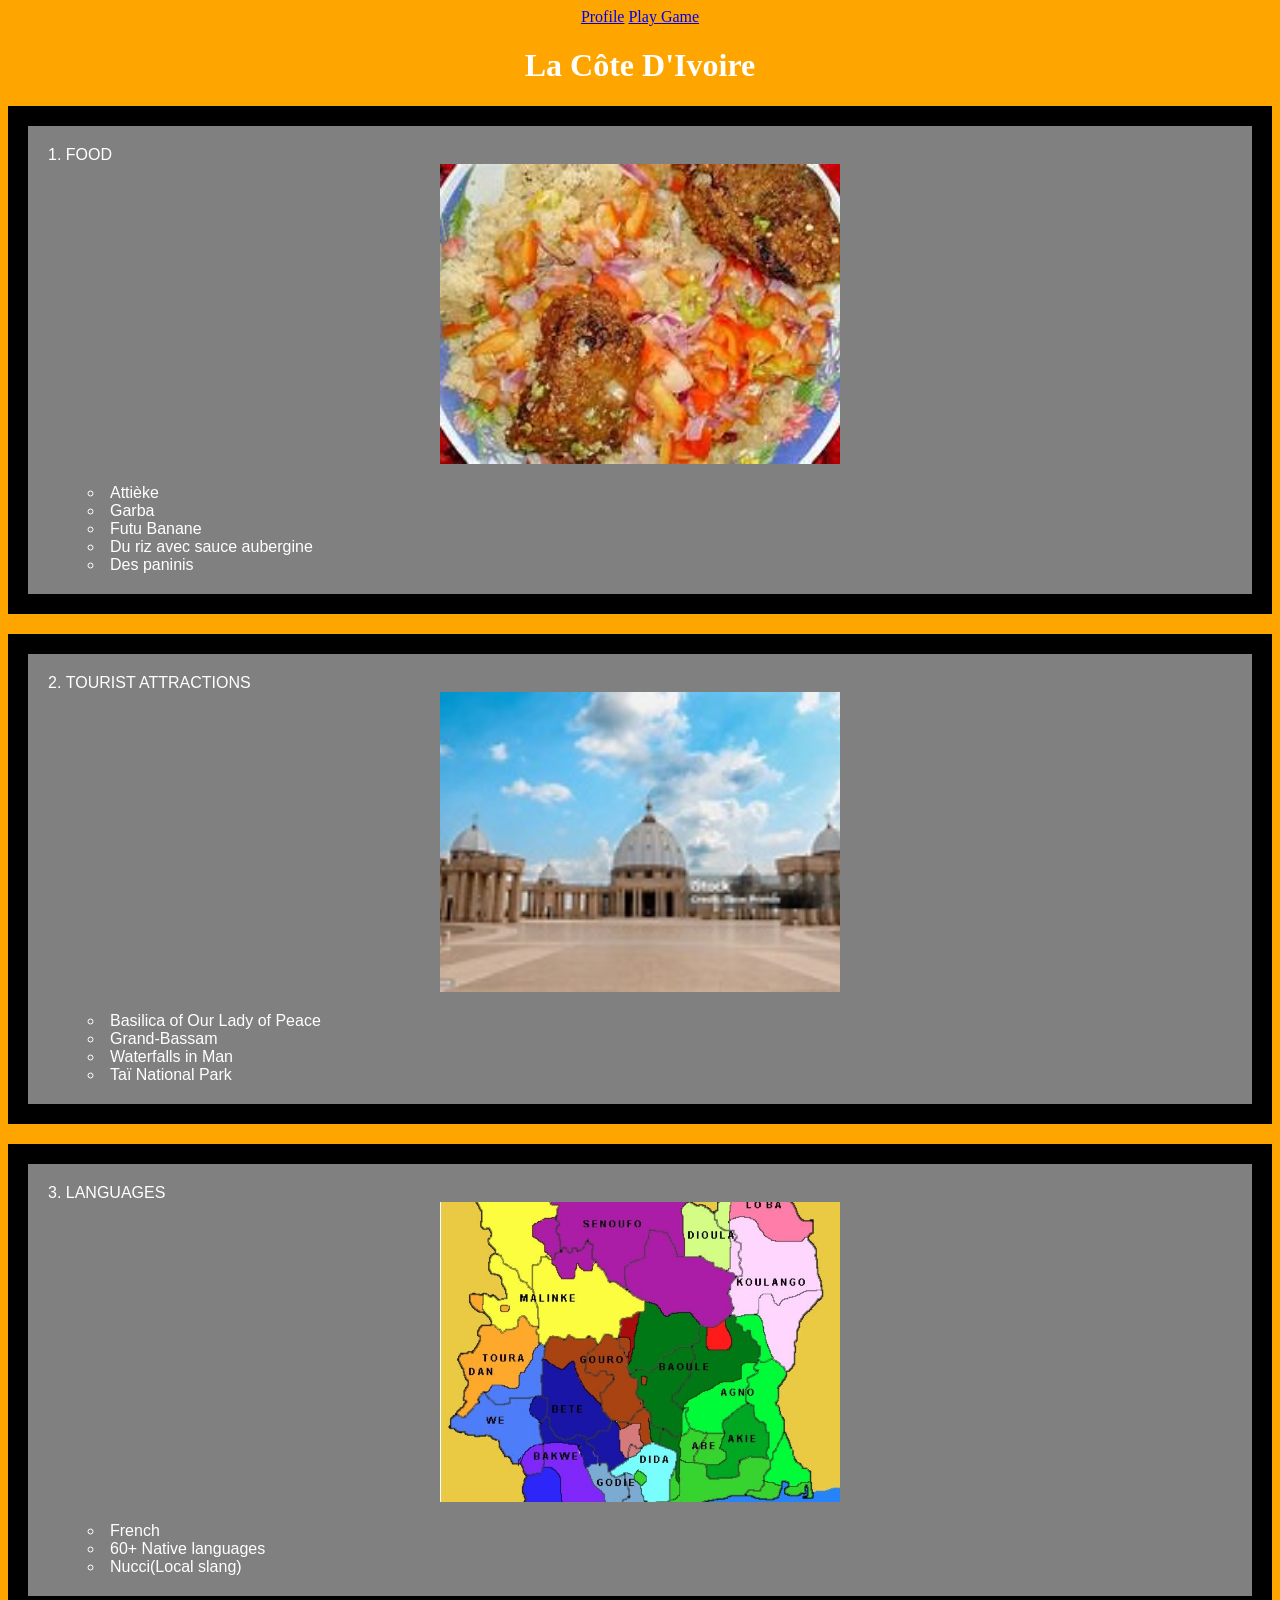
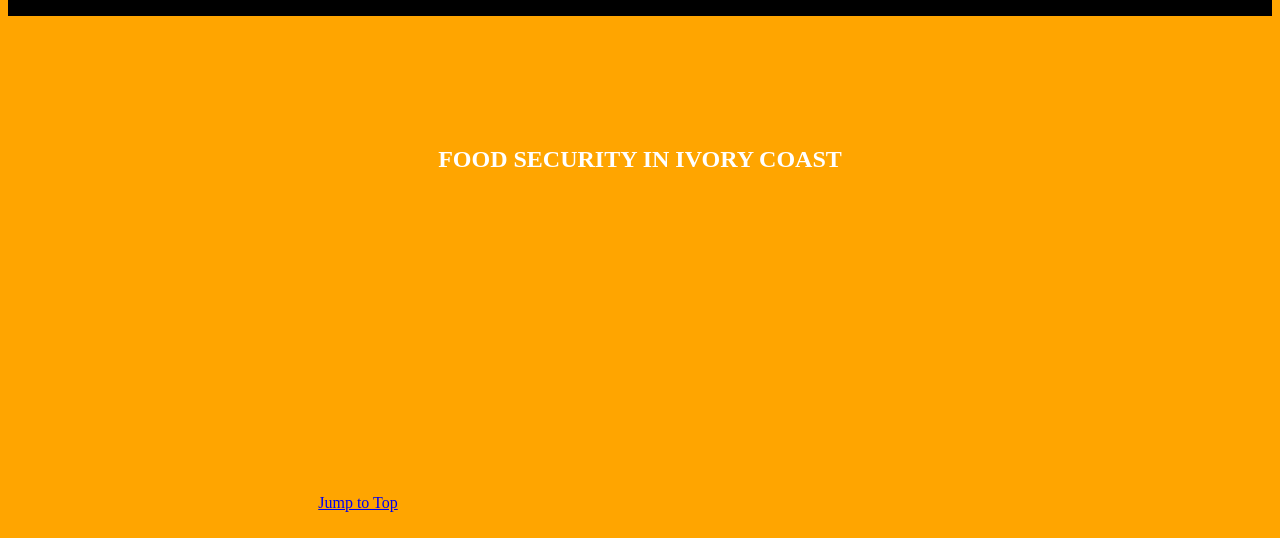
<file: index.html>
<!DOCTYPE html>
<html lang="en">

<head>
    <meta charset="UTF-8">
    <meta name="viewport" content="width=device-width, initial-scale=1.0">
    <title>Scratch page</title>
    <link rel="stylesheet" href="styles/indexstyles.css">
</head> 
<body>

<div class = "h1">

<nav>
    <div class="nav-container">
        
        <div class="nav-links">
            <a href="pages/resume.html">Profile</a>
            <a href="pages/game.html">Play Game</a>
        </div>
    </div>
</nav>
        
        <h1 id="top">La Côte D'Ivoire</h1>

    



<div class="sections">
    <ol>
        <li class="food-section">
            FOOD
            <img src="images/IS garba pic.jpg" alt="Picture of local food">
            <ul>
                <li>Attièke</li>
                <li>Garba</li>
                <li>Futu Banane</li>
                <li>Du riz avec sauce aubergine</li>
                <li>Des paninis</li>
            </ul>
        </li>
        <li class="tourist-section">
            TOURIST ATTRACTIONS
            <img src="images/IS basilica.jpg" alt="Picture of the Basilica of Our Lady of Peace">
            <ul>
                <li>Basilica of Our Lady of Peace</li>
                <li>Grand-Bassam</li>
                <li>Waterfalls in Man</li>
                <li>Taï National Park</li>
            </ul>
        </li>
        <li class="languages-section">
            LANGUAGES
            <img src="images/IS languages.jpg" alt="Picture representing languages">
            <ul>
                <li>French</li>
                <li>60+ Native languages</li>
                <li>Nucci(Local slang)</li>
            </ul>
        </li>
    </ol>
</div>

    <br> <br> <br> <br> <br> 

    <h2>FOOD SECURITY IN IVORY COAST</h2>
  <div class='tableauPlaceholder' id='viz1781551486619' style='position: relative'><noscript><a href='#'><img alt='Dashboard 1 ' src='https:&#47;&#47;public.tableau.com&#47;static&#47;images&#47;Iv&#47;Ivorycoastfoodsecurity09&#47;Dashboard1&#47;1_rss.png' style='border: none' /></a></noscript><object class='tableauViz'  style='display:none;'><param name='host_url' value='https%3A%2F%2Fpublic.tableau.com%2F' /> <param name='embed_code_version' value='3' /> <param name='site_root' value='' /><param name='name' value='Ivorycoastfoodsecurity09&#47;Dashboard1' /><param name='tabs' value='no' /><param name='toolbar' value='yes' /><param name='static_image' value='https:&#47;&#47;public.tableau.com&#47;static&#47;images&#47;Iv&#47;Ivorycoastfoodsecurity09&#47;Dashboard1&#47;1.png' /> <param name='animate_transition' value='yes' /><param name='display_static_image' value='yes' /><param name='display_spinner' value='yes' /><param name='display_overlay' value='yes' /><param name='display_count' value='yes' /><param name='language' value='en-US' /></object></div>                <script type='text/javascript'>                    var divElement = document.getElementById('viz1781551486619');                    var vizElement = divElement.getElementsByTagName('object')[0];                    vizElement.style.minWidth='309px';vizElement.style.maxWidth='2009px';vizElement.style.width='100%';vizElement.style.minHeight='600px';vizElement.style.maxHeight='1000px';vizElement.style.height=Math.max(divElement.offsetWidth*0.8, 620)+'px';                    var scriptElement = document.createElement('script');                    scriptElement.src = 'https://public.tableau.com/javascripts/api/viz_v1.js';                    vizElement.parentNode.insertBefore(scriptElement, vizElement);                </script>


    <a href="#top" class="jump-top">Jump to Top</a>

    <iframe width="560" height="315" src="https://www.youtube.com/embed/ktpetdC4L5c?si=IG-I8VktXUfLqQPl" title="YouTube video player" frameborder="0" allow="accelerometer; autoplay; clipboard-write; encrypted-media; gyroscope; picture-in-picture; web-share" referrerpolicy="strict-origin-when-cross-origin" allowfullscreen></iframe>

    <br><br>

</body>
</html>
</file>
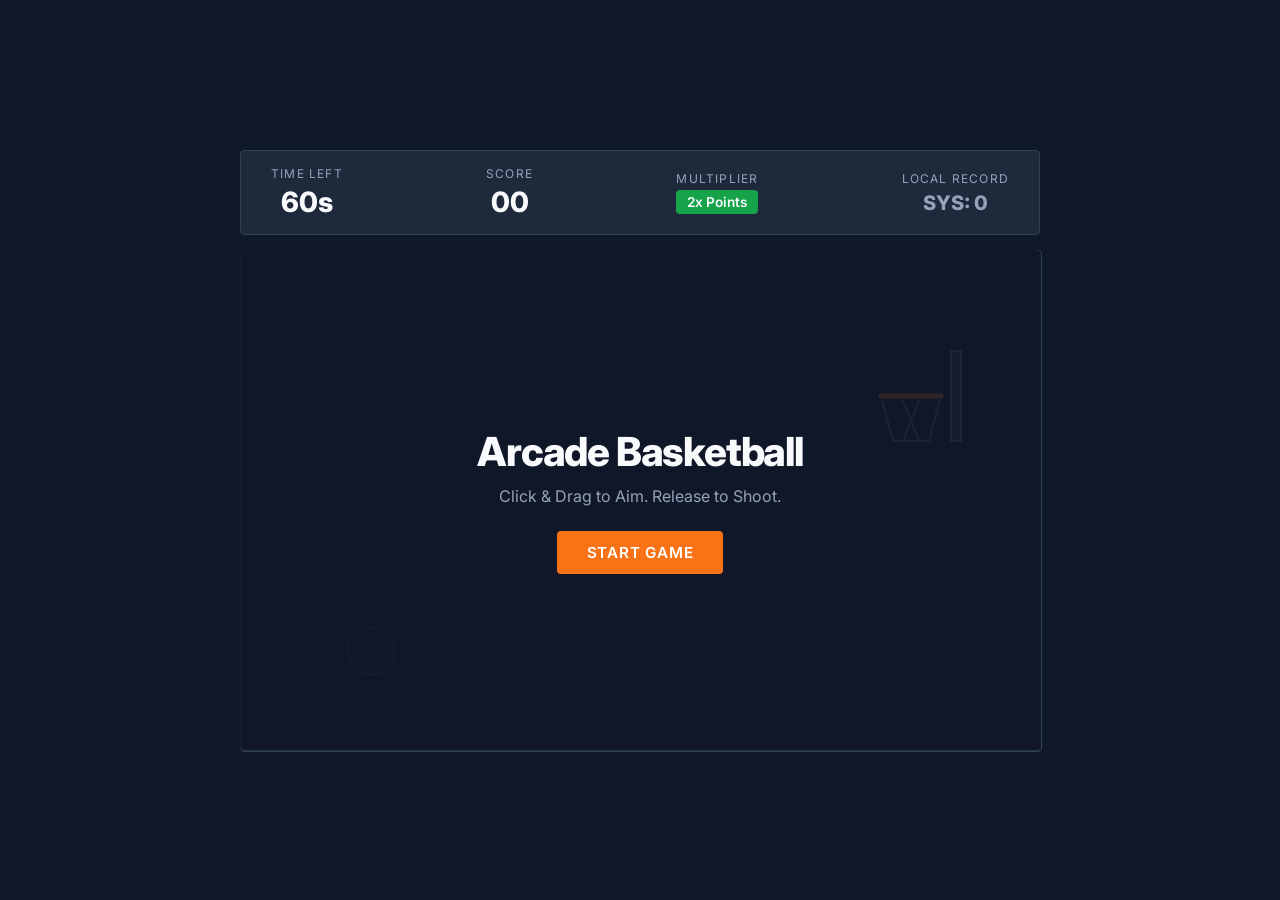
<file: game.html>
<!DOCTYPE html>
<html lang="en">
<head>
    <meta charset="UTF-8">
    <meta name="viewport" content="width=device-width, initial-scale=1.0">
    <title>Arcade Hoop Challenge</title>
    <link rel="preconnect" href="https://fonts.googleapis.com">
    <link rel="preconnect" href="https://fonts.gstatic.com" crossorigin>
    <link href="https://fonts.googleapis.com/css2?family=Inter:wght@400;600;800&display=swap" rel="stylesheet">
    
    <section id="game.html">
    <style>
        :root {
            --bg-color: #0f172a;       /* Dark slate background */
            --panel-bg: #1e293b;       /* Crisp card panel slate */
            --accent-orange: #f97316;  /* Basketball/primary accent */
            --accent-blue: #38bdf8;    /* UI Highlight blue */
            --text-main: #f8fafc;
            --text-muted: #94a3b8;
        }

        * {
            box-sizing: border-box;
            margin: 0;
            padding: 0;
            font-family: 'Inter', sans-serif;
            user-select: none;
        }

        body {
            background-color: var(--bg-color);
            color: var(--text-main);
            display: flex;
            flex-direction: column;
            align-items: center;
            justify-content: center;
            min-height: 100vh;
            overflow: hidden;
            padding: 20px;
        }

        /* DASHBOARD BOARD CONTAINER */
        #dashboard {
            width: 800px;
            background-color: var(--panel-bg);
            border: 1px solid #334155;
            padding: 15px 30px;
            display: flex;
            justify-content: space-between;
            align-items: center;
            margin-bottom: 15px;
            border-radius: 4px;
        }

        .stat-block {
            text-align: center;
        }

        .stat-label {
            font-size: 0.75rem;
            text-transform: uppercase;
            letter-spacing: 0.1em;
            color: var(--text-muted);
            margin-bottom: 4px;
        }

        .stat-value {
            font-size: 1.75rem;
            font-weight: 800;
        }

        #multiplier-badge {
            background-color: #16a34a;
            padding: 4px 10px;
            font-size: 0.85rem;
            font-weight: 600;
            border-radius: 4px;
            transition: all 0.3s ease;
        }

        #multiplier-badge.clutch {
            background-color: var(--accent-orange);
            animation: pulse 1s infinite alternate;
        }

        /* CANVAS AREA */
        #game-container {
            position: relative;
            width: 800px;
            height: 500px;
        }

        canvas {
            background-color: #111827;
            border: 1px solid #334155;
            display: block;
            cursor: crosshair;
            border-radius: 4px;
        }

        /* OVERLAYS / MODALS */
        .overlay {
            position: absolute;
            top: 0;
            left: 0;
            width: 100%;
            height: 100%;
            background-color: rgba(15, 23, 42, 0.85);
            display: flex;
            flex-direction: column;
            align-items: center;
            justify-content: center;
            z-index: 10;
            border-radius: 4px;
            opacity: 1;
            transition: opacity 0.3s ease;
        }

        .hidden {
            display: none !important;
            opacity: 0;
            pointer-events: none;
        }

        h2 {
            font-size: 2.5rem;
            font-weight: 800;
            margin-bottom: 10px;
            letter-spacing: -0.03em;
        }

        p.modal-text {
            color: var(--text-muted);
            margin-bottom: 25px;
            font-size: 1rem;
        }

        .btn {
            background-color: var(--accent-orange);
            color: white;
            border: none;
            padding: 12px 30px;
            font-size: 0.95rem;
            font-weight: 600;
            text-transform: uppercase;
            letter-spacing: 0.05em;
            cursor: pointer;
            border-radius: 4px;
            transition: transform 0.1s ease, background-color 0.2s ease;
        }

        .btn:hover {
            background-color: #ea580c;
        }

        .btn:active {
            transform: scale(0.97);
        }

        /* HIGH SCORE INPUT SLOTS */
        .record-container {
            background-color: var(--panel-bg);
            border: 1px solid #475569;
            padding: 25px;
            text-align: center;
            border-radius: 4px;
            margin-bottom: 20px;
            max-width: 360px;
            width: 100%;
        }

        .record-title {
            color: #f59e0b;
            font-weight: 800;
            font-size: 1.3rem;
            margin-bottom: 10px;
        }

        .initials-input {
            background: #0f172a;
            border: 1px solid #475569;
            color: white;
            font-size: 1.5rem;
            font-weight: 800;
            text-align: center;
            padding: 8px;
            width: 120px;
            text-transform: uppercase;
            letter-spacing: 0.1em;
            margin-bottom: 15px;
            border-radius: 4px;
        }

        .initials-input:focus {
            outline: 1px solid var(--accent-blue);
            border-color: var(--accent-blue);
        }

        /* TEMPORARY SCREEN ALERTS (CLUTCH NOTIFICATION) */
        #screen-alert {
            position: absolute;
            top: 30%;
            left: 50%;
            transform: translate(-50%, -50%);
            color: var(--accent-orange);
            font-size: 3rem;
            font-weight: 800;
            pointer-events: none;
            text-shadow: 0 4px 12px rgba(0,0,0,0.5);
            letter-spacing: -0.02em;
            text-align: center;
            z-index: 5;
            animation: alertPop 2.5s cubic-bezier(0.175, 0.885, 0.32, 1.275) forwards;
        }

        @keyframes alertPop {
            0% { transform: translate(-50%, -50%) scale(0.5); opacity: 0; }
            15% { transform: translate(-50%, -50%) scale(1.1); opacity: 1; }
            25% { transform: translate(-50%, -50%) scale(1); opacity: 1; }
            75% { opacity: 1; filter: blur(0px); }
            100% { transform: translate(-50%, -70%) scale(0.9); opacity: 0; filter: blur(4px); }
        }

        @keyframes pulse {
            0% { transform: scale(1); }
            100% { transform: scale(1.05); }
        }
    </style>
</head>
<body>

    <div id="dashboard">
        <div class="stat-block">
            <div class="stat-label">Time Left</div>
            <div class="stat-value" id="time-display">60s</div>
        </div>
        <div class="stat-block">
            <div class="stat-label">Score</div>
            <div class="stat-value" id="score-display">00</div>
        </div>
        <div class="stat-block">
            <div class="stat-label">Multiplier</div>
            <div id="multiplier-badge">2x Points</div>
        </div>
        <div class="stat-block">
            <div class="stat-label">Local Record</div>
            <div class="stat-value" id="record-display" style="font-size: 1.25rem; margin-top: 5px; color: var(--text-muted);">AAA: 00</div>
        </div>
    </div>

    <div id="game-container">
        <div id="alert-anchor"></div>

        <div id="start-overlay" class="overlay">
            <h2>Arcade Basketball</h2>
            <p class="modal-text">Click & Drag to Aim. Release to Shoot.</p>
            <button class="btn" id="start-btn">Start Game</button>
        </div>

        <div id="game-over-overlay" class="overlay hidden">
            <h2 style="color: #ef4444;">Game Over</h2>
            <p class="modal-text" id="final-score-text">Your Final Score: 0</p>
            
            <div id="record-logger" class="record-container hidden">
                <div class="record-title">👑 NEW HIGH SCORE!</div>
                <p style="font-size: 0.85rem; color: var(--text-muted); margin-bottom: 12px;">Enter your initials to claim the record:</p>
                <input type="text" id="initials-field" class="initials-input" maxlength="3" placeholder="AAA"><br>
                <button class="btn" id="save-record-btn" style="padding: 8px 20px; font-size: 0.8rem;">Save Record</button>
            </div>

            <button class="btn btn-secondary" id="restart-btn">Play Again</button>
        </div>

        <canvas id="gameCanvas" width="800" height="500"></canvas>
    </div>

    <script>
        const canvas = document.getElementById('gameCanvas');
        const ctx = canvas.getContext('2d');

        // DOM nodes
        const timeDisplay = document.getElementById('time-display');
        const scoreDisplay = document.getElementById('score-display');
        const multiplierBadge = document.getElementById('multiplier-badge');
        const recordDisplay = document.getElementById('record-display');
        const alertAnchor = document.getElementById('alert-anchor');
        
        const startOverlay = document.getElementById('start-overlay');
        const gameOverOverlay = document.getElementById('game-over-overlay');
        const recordLogger = document.getElementById('record-logger');
        const finalScoreText = document.getElementById('final-score-text');
        const initialsField = document.getElementById('initials-field');
        
        const startBtn = document.getElementById('start-btn');
        const restartBtn = document.getElementById('restart-btn');
        const saveRecordBtn = document.getElementById('save-record-btn');

        // Physics Constants & Variables
        const GRAVITY = 0.35;
        let score = 0;
        let timeLeft = 60;
        let gameActive = false;
        let timerInterval = null;
        let pointMultiplier = 2;
        let clutchTriggered = false;

        // Interactive Tracking Vectors
        let isAiming = false;
        let mouseX = 0;
        let mouseY = 0;

        // Game Elements
        let balls = [];
        
        // Fixed Ball Spawner Origin Coordinates
        const spawnX = 130;
        const spawnY = 400;
        const ballRadius = 22;

        // Defined Hoop / Backboard Dimensions
        const backboard = { x: 710, y: 100, width: 10, height: 90 };
        const rim = { x1: 640, x2: 700, y: 145, thickness: 5 }; 
        const net = { x1: 642, x2: 698, topY: 147, bottomY: 190 };

        // Initialize / Hydrate High Score Layout from LocalStorage
        let currentHighScore = parseInt(localStorage.getItem('bball_high_score')) || 0;
        let currentHighInitials = localStorage.getItem('bball_high_initials') || 'SYS';
        updateHighScoreUI();

        // EVENT INTERFACES
        startBtn.addEventListener('click', startGame);
        restartBtn.addEventListener('click', startGame);
        saveRecordBtn.addEventListener('click', saveRecord);

        canvas.addEventListener('mousedown', (e) => {
            if (!gameActive) return;
            const rect = canvas.getBoundingClientRect();
            const clickX = e.clientX - rect.left;
            const clickY = e.clientY - rect.top;

            // Simple Distance formula to check if tracking vector started near ball origin state
            const dist = Math.hypot(clickX - spawnX, clickY - spawnY);
            if (dist < 50) {
                isAiming = true;
                updateMousePos(e);
            }
        });

        window.addEventListener('mousemove', (e) => {
            if (isAiming) updateMousePos(e);
        });

        window.addEventListener('mouseup', (e) => {
            if (!isAiming) return;
            isAiming = false;

            // Calculate Force Velocity vector based on drag inverse distance delta
            const dx = spawnX - mouseX;
            const dy = spawnY - mouseY;
            
            // Scaled multipliers for responsive aiming
            const vx = dx * 0.13;
            const vy = dy * 0.13;

            fireBall(vx, vy);
        });

        // Spacebar shooting mechanism listener
        window.addEventListener('keydown', (e) => {
            if (e.code === 'Space' && gameActive) {
                e.preventDefault(); // Stop window space scroll behavior
                // Generate a random high-arc baseline velocity string
                const vx = 11 + Math.random() * 3;
                const vy = -11 - Math.random() * 3;
                fireBall(vx, vy);
            }
        });

        function updateMousePos(e) {
            const rect = canvas.getBoundingClientRect();
            mouseX = e.clientX - rect.left;
            mouseY = e.clientY - rect.top;
        }

        function fireBall(vx, vy) {
            balls.push({
                x: spawnX,
                y: spawnY,
                vx: vx,
                vy: vy,
                radius: ballRadius,
                bounces: 0,
                hasScored: false,
                passedRimLevel: false
            });
        }

        // CONTROL LOOPS
        function startGame() {
            // Reset game states
            score = 0;
            timeLeft = 60;
            balls = [];
            clutchTriggered = false;
            pointMultiplier = 2;
            isAiming = false;

            scoreDisplay.textContent = "00";
            timeDisplay.textContent = "60s";
            multiplierBadge.textContent = "2x Points";
            multiplierBadge.classList.remove('clutch');
            alertAnchor.innerHTML = "";

            startOverlay.classList.add('hidden');
            gameOverOverlay.classList.add('hidden');
            recordLogger.classList.add('hidden');
            initialsField.value = "";

            gameActive = true;

            // Timer Loop Execution
            clearInterval(timerInterval);
            timerInterval = setInterval(updateTimer, 1000);

            // Frame Loop Initialization
            requestAnimationFrame(gameLoop);
        }

        function updateTimer() {
            if (!gameActive) return;
            timeLeft--;
            timeDisplay.textContent = timeLeft + "s";

            // Multiplier Shift validation at 20 Seconds remaining
            if (timeLeft <= 20) {
                pointMultiplier = 3;
                multiplierBadge.textContent = "3x Points!";
                multiplierBadge.classList.add('clutch');

                if (!clutchTriggered) {
                    clutchTriggered = true;
                    triggerClutchAlert();
                }
            }

            if (timeLeft <= 0) {
                endGame();
            }
        }

        function triggerClutchAlert() {
            const alertDiv = document.createElement('div');
            alertDiv.id = 'screen-alert';
            alertDiv.innerHTML = 'CLUTCH TIME!<br><span style="font-size: 1.5rem; color:#fff;">3-POINTERS ACTIVE</span>';
            alertAnchor.appendChild(alertDiv);
        }

        function endGame() {
            gameActive = false;
            clearInterval(timerInterval);
            
            finalScoreText.textContent = `Your Final Score: ${score}`;
            gameOverOverlay.classList.remove('hidden');

            // High Score Persistence validation check
            if (score > currentHighScore) {
                recordLogger.classList.remove('hidden');
                initialsField.focus();
            }
        }

        function saveRecord() {
            let initials = initialsField.value.trim().toUpperCase();
            if (!initials) initials = "MIN";
            
            currentHighScore = score;
            currentHighInitials = initials.substring(0, 3);

            localStorage.setItem('bball_high_score', currentHighScore);
            localStorage.setItem('bball_high_initials', currentHighInitials);

            updateHighScoreUI();
            recordLogger.classList.add('hidden');
        }

        function updateHighScoreUI() {
            recordDisplay.textContent = `${currentHighInitials}: ${currentHighScore}`;
        }

        // ENGINE ANIMATION FRAME LOOP
        function gameLoop() {
            if (!gameActive && balls.length === 0) return;

            updatePhysics();
            render();

            requestAnimationFrame(gameLoop);
        }

        function updatePhysics() {
            for (let i = balls.length - 1; i >= 0; i--) {
                let ball = balls[i];

                // Delta Velocity applied via Gravity metrics
                ball.vy += GRAVITY;
                ball.x += ball.vx;
                ball.y += ball.vy;

                // FLOOR INTERACTION BOUNDARY CHECK
                if (ball.y + ball.radius > canvas.height) {
                    ball.y = canvas.height - ball.radius;
                    ball.vy = -ball.vy * 0.55; // Friction bounce degradation force vector
                    ball.vx *= 0.8;
                    ball.bounces++;
                }

                // BACKBOARD INTERACTION COLLISION DETECTION
                if (ball.x + ball.radius > backboard.x && 
                    ball.x - ball.radius < backboard.x + backboard.width &&
                    ball.y + ball.radius > backboard.y && 
                    ball.y - ball.radius < backboard.y + backboard.height) {
                    
                    // Simple programmatic bounce vector inversion
                    ball.x = backboard.x - ball.radius;
                    ball.vx = -ball.vx * 0.65;
                }

                // RIM INTERACTION DETECTIONS (Circle vs point check variables)
                checkRimCollision(ball, rim.x1, rim.y); // Net Front Tip
                checkRimCollision(ball, rim.x2, rim.y); // Net Base Support Joint

                // SCORE SCORING MECHANICS HOOP WINDOW DETECTOR
                // Confirms ball tracking vector shifts downwards cleanly through center line path
                if (!ball.hasScored && ball.vy > 0 && 
                    ball.x > rim.x1 + 5 && ball.x < rim.x2 - 5) {
                    
                    // Tracks when center node crosses plain layout height
                    if (ball.y >= rim.y && ball.y - ball.vy <= rim.y) {
                        ball.hasScored = true;
                        score += pointMultiplier;
                        scoreDisplay.textContent = score < 10 ? "0" + score : score;
                    }
                }

                // Cull out stale items calculation performance management
                if (ball.bounces > 5 || ball.x > canvas.width + 100 || ball.x < -100) {
                    balls.splice(i, 1);
                }
            }
        }

        function checkRimCollision(ball, rimX, rimY) {
            const distX = ball.x - rimX;
            const distY = ball.y - rimY;
            const distance = Math.hypot(distX, distY);

            if (distance < ball.radius) {
                // Vector Normal Calculation for clean rebound paths
                const nx = distX / distance;
                const ny = distY / distance;

                // Positional overlap resolution separation adjustment
                ball.x = rimX + nx * ball.radius;
                ball.y = rimY + ny * ball.radius;

                // Reflect Velocity metrics Vector Logic array
                const dotProduct = ball.vx * nx + ball.vy * ny;
                ball.vx = (ball.vx - 2 * dotProduct * nx) * 0.7;
                ball.vy = (ball.vy - 2 * dotProduct * ny) * 0.7;
            }
        }

        function render() {
            // Wipe Canvas clean per Frame loop
            ctx.clearRect(0, 0, canvas.width, canvas.height);

            // Draw Static Court Environment Assets (Floor Baseline shadow details)
            ctx.strokeStyle = '#223147';
            ctx.lineWidth = 2;
            ctx.beginPath();
            ctx.moveTo(0, canvas.height - 1);
            ctx.lineTo(canvas.width, canvas.height - 1);
            ctx.stroke();

            // Draw Aiming Guide Trajectory Arc String if active vector is valid
            if (isAiming) {
                ctx.strokeStyle = 'rgba(56, 189, 248, 0.4)';
                ctx.lineWidth = 3;
                ctx.setLineDash([5, 8]);
                ctx.beginPath();
                
                let trajX = spawnX;
                let trajY = spawnY;
                let trajVx = (spawnX - mouseX) * 0.13;
                let trajVy = (spawnY - mouseY) * 0.13;

                ctx.moveTo(trajX, trajY);
                for (let t = 0; t < 35; t++) {
                    trajVy += GRAVITY;
                    trajX += trajVx;
                    trajY += trajVy;
                    ctx.lineTo(trajX, trajY);
                }
                ctx.stroke();
                ctx.setLineDash([]); // Reset line formatting defaults
            }

            // Draw the fixed Ball Rack Placeholder
            ctx.fillStyle = '#1e293b';
            ctx.beginPath();
            ctx.arc(spawnX, spawnY, ballRadius + 2, 0, Math.PI * 2);
            ctx.fill();
            ctx.strokeStyle = '#475569';
            ctx.lineWidth = 1;
            ctx.stroke();

            // Render active Ball Instances
            balls.forEach(ball => {
                ctx.fillStyle = varColor('--accent-orange');
                ctx.beginPath();
                ctx.arc(ball.x, ball.y, ball.radius, 0, Math.PI * 2);
                ctx.fill();

                // Classic Basketball Seam lines rendering decoration mapping
                ctx.strokeStyle = '#111827';
                ctx.lineWidth = 1.5;
                ctx.beginPath();
                // Vertical curve profile line
                ctx.arc(ball.x, ball.y, ball.radius, -Math.PI/3, Math.PI/3);
                ctx.stroke();
                ctx.beginPath();
                // Horizontal spine centerline segment
                ctx.moveTo(ball.x - ball.radius, ball.y);
                ctx.lineTo(ball.x + ball.radius, ball.y);
                ctx.stroke();
            });

            // Render Hoop Components (Net mesh lines drawn first behind active rim caps)
            ctx.strokeStyle = 'rgba(248, 250, 252, 0.35)';
            ctx.lineWidth = 2;
            ctx.beginPath();
            ctx.moveTo(rim.x1, rim.y);
            ctx.lineTo(net.x1 + 10, net.bottomY);
            ctx.lineTo(net.x2 - 10, net.bottomY);
            ctx.lineTo(rim.x2, rim.y);
            // Internal cross stitching detail lines
            ctx.moveTo(rim.x1 + 20, rim.y);
            ctx.lineTo(net.x2 - 20, net.bottomY);
            ctx.moveTo(rim.x2 - 20, rim.y);
            ctx.lineTo(net.x1 + 20, net.bottomY);
            ctx.stroke();

            // Draw Backboard Outline panel
            ctx.fillStyle = '#334155';
            ctx.fillRect(backboard.x, backboard.y, backboard.width, backboard.height);
            ctx.strokeStyle = '#64748b';
            ctx.strokeRect(backboard.x, backboard.y, backboard.width, backboard.height);

            // Draw Rim Node Caps (Front and structural extension brackets)
            ctx.strokeStyle = '#f97316';
            ctx.lineWidth = rim.thickness;
            ctx.lineCap = 'round';
            ctx.beginPath();
            ctx.moveTo(rim.x1, rim.y);
            ctx.lineTo(rim.x2, rim.y);
            ctx.stroke();
        }

        // Direct Variable extractor fallback script helper
        function varColor(cssVariableName) {
            return getComputedStyle(document.documentElement).getPropertyValue(cssVariableName).trim();
        }

        // Preliminary Render Pass to construct UI frames immediately
        render();
    </script>
</body>
</html>
</file>
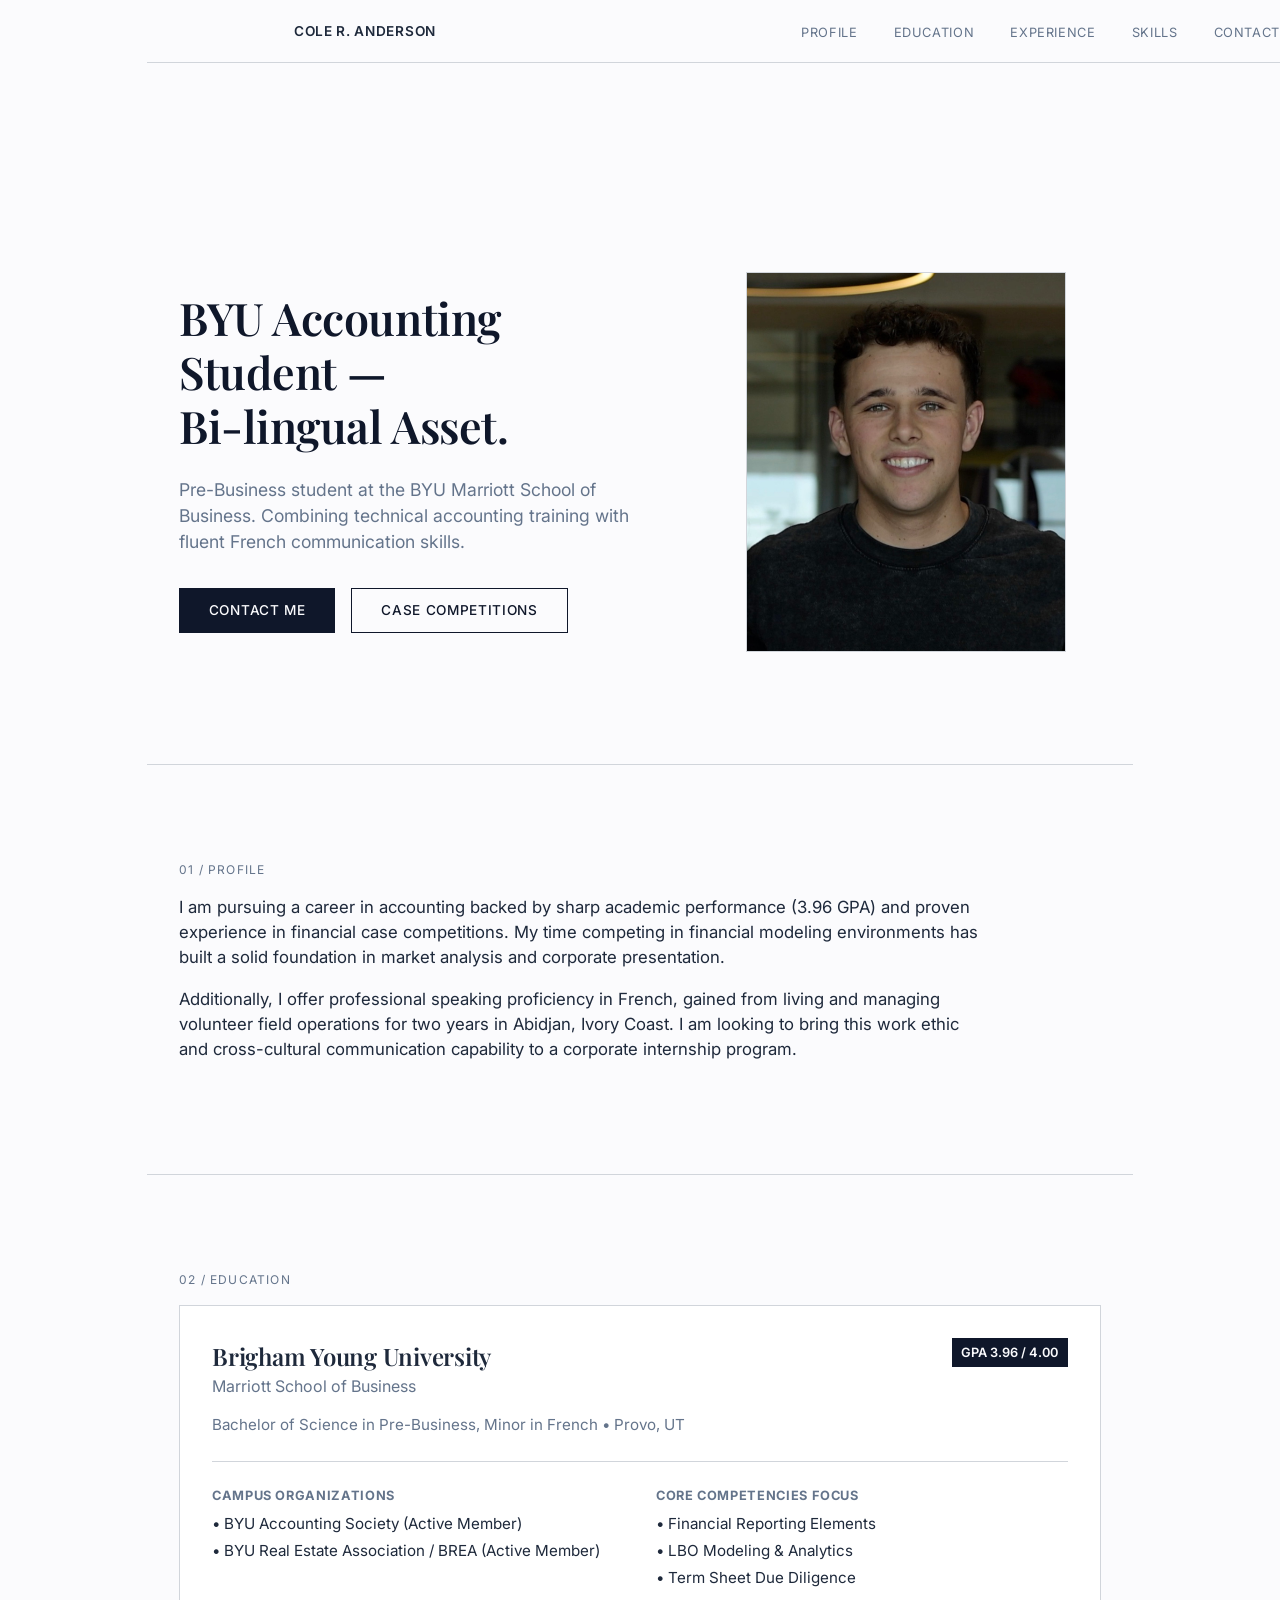
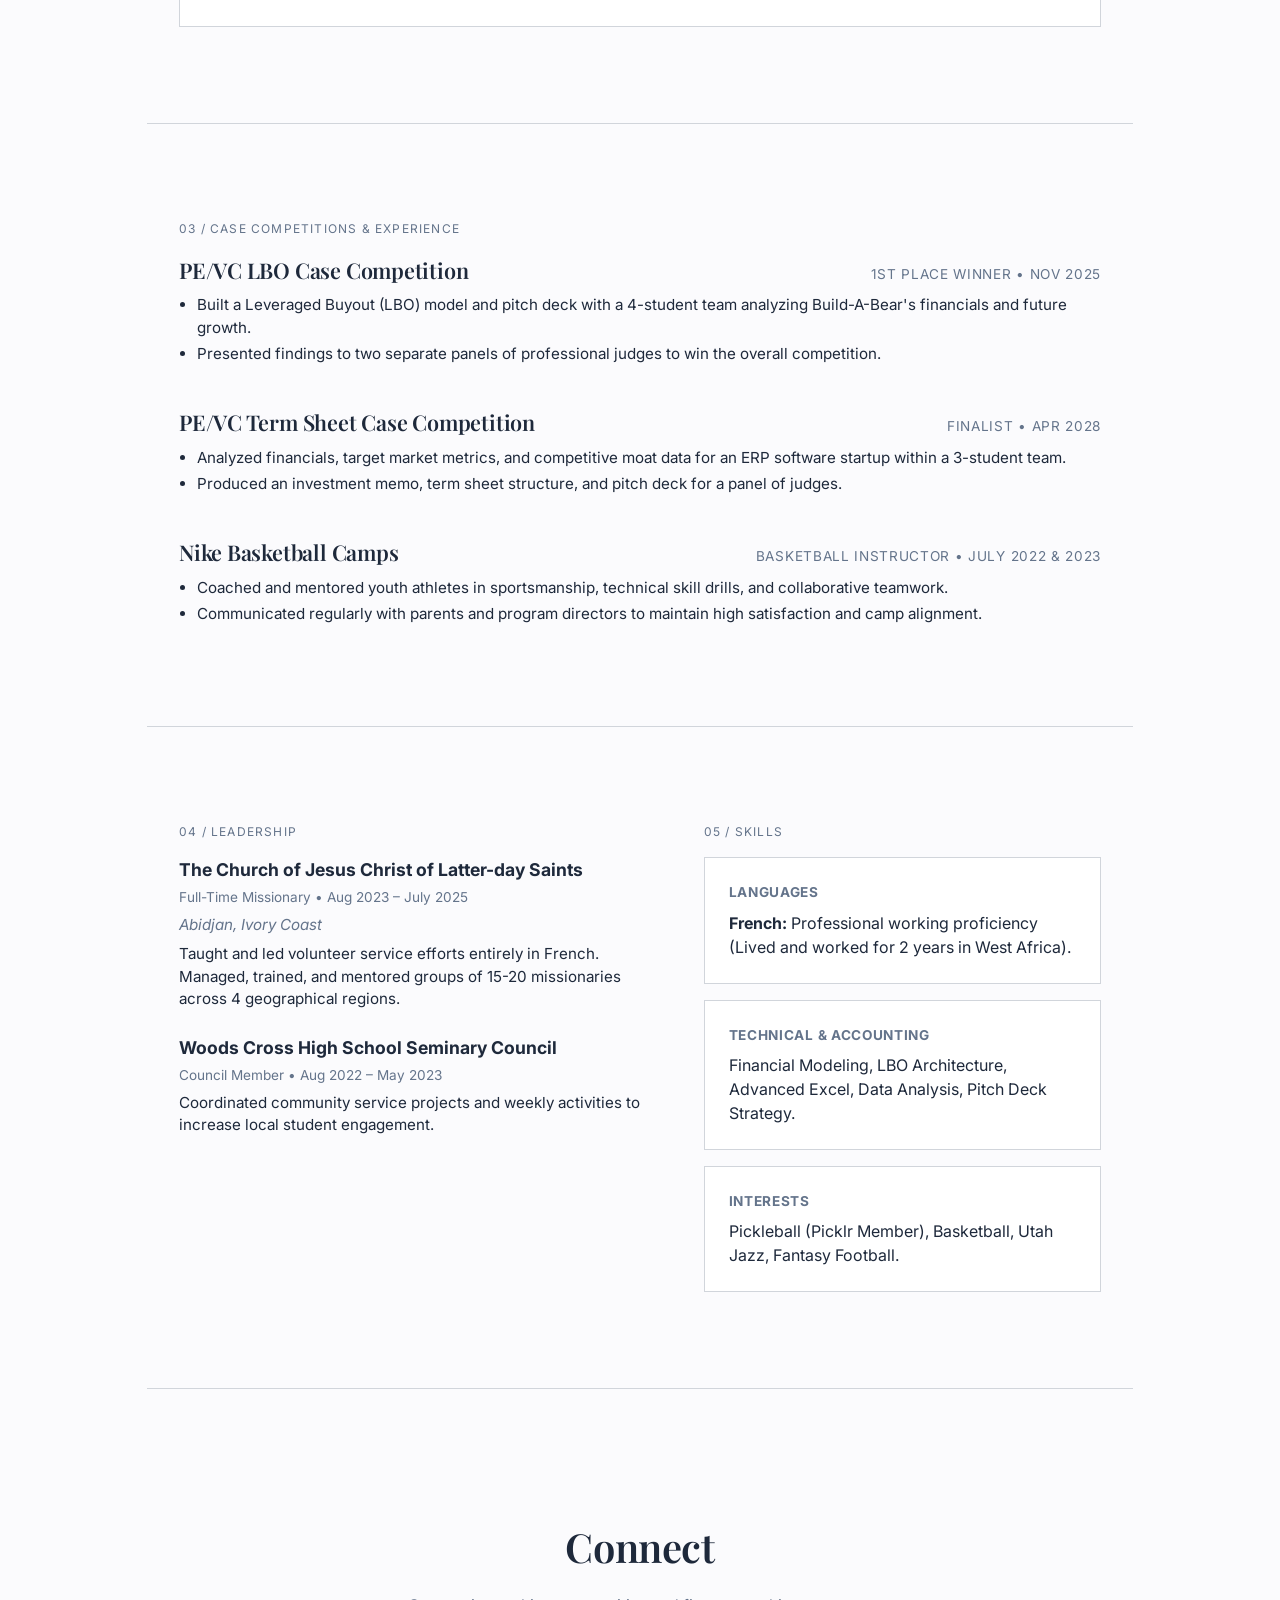
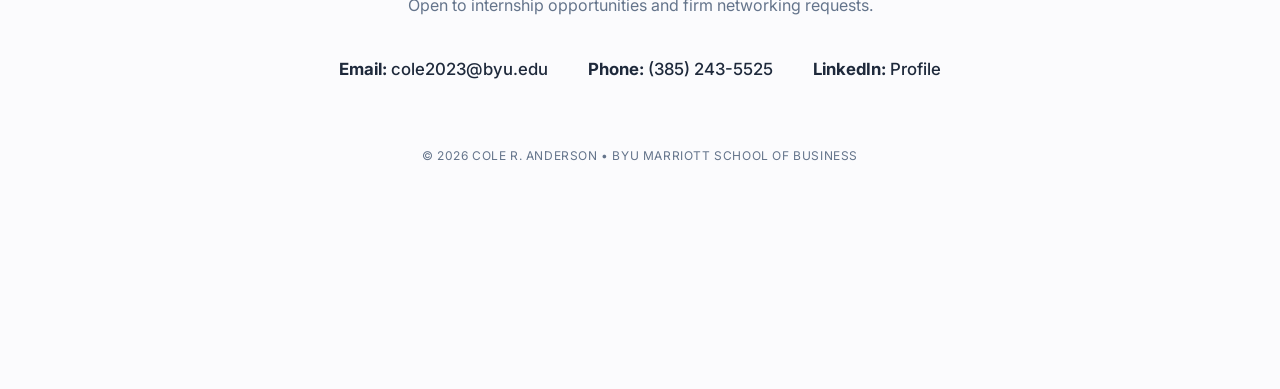
<file: resume.html>
<!DOCTYPE html>
<html lang="en">
<head>
    <meta charset="UTF-8">
    <meta name="viewport" content="width=device-width, initial-scale=1.0">
    <title>Cole R. Anderson | Accounting Portfolio</title>
    <link rel="preconnect" href="https://fonts.googleapis.com">
    <link rel="preconnect" href="https://fonts.gstatic.com" crossorigin>
    <link href="https://fonts.googleapis.com/css2?family=Inter:wght@300;400;500;600&family=Playfair+Display:wght@600&display=swap" rel="stylesheet">
    
    <section id="resume">
    <style>
        :root {
            --bg-primary: #FBFBFD;      
            --bg-container: #FFFFFF;    
            --text-primary: #1E293B;    
            --text-muted: #64748B;      
            --accent: #0F172A;          
            --border-color: #D1D5DB;    
            --max-width: 1050px;
        }

        * {
            box-sizing: border-box;
            margin: 0;
            padding: 0;
        }

        html {
            scroll-behavior: smooth;
        }

        body {
            font-family: 'Inter', sans-serif;
            background-color: var(--bg-primary);
            color: var(--text-primary);
            line-height: 1.5;
            -webkit-font-smoothing: antialiased;
        }

        h1, h2, h3 {
            font-family: 'Playfair Display', serif;
            font-weight: 600;
            letter-spacing: -0.01em;
        }

        p {
            font-weight: 400;
            color: var(--text-primary);
        }

        a {
            color: inherit;
            text-decoration: none;
            transition: all 0.2s ease;
        }

        nav {
            position: fixed;
            top: 0;
            width: 100%;
            background-color: rgba(251, 251, 253, 0.9);
            backdrop-filter: blur(8px);
            border-bottom: 1px solid var(--border-color);
            z-index: 1000;
        }

        .nav-container {
            max-width: var(--max-width);
            margin: 0 auto;
            padding: 1.2rem 2rem;
            display: flex;
            justify-content: space-between;
            align-items: center;
        }

        .nav-logo {
            font-weight: 600;
            text-transform: uppercase;
            font-size: 0.85rem;
            letter-spacing: 0.05em;
        }

        .nav-links a {
            margin-left: 2rem;
            font-size: 0.8rem;
            text-transform: uppercase;
            letter-spacing: 0.05em;
            color: var(--text-muted);
        }

        .nav-links a:hover {
            color: var(--accent);
        }

        section {
            padding: 6rem 2rem;
            max-width: var(--max-width);
            margin: 0 auto;
            border-bottom: 1px solid var(--border-color);
        }

        section:last-of-type {
            border-bottom: none;
        }

        .section-label {
            font-size: 0.75rem;
            text-transform: uppercase;
            letter-spacing: 0.1em;
            color: var(--text-muted);
            margin-bottom: 1rem;
            display: block;
        }

        /* HERO SECTION WITH IMAGE */
        #hero {
            padding-top: 11rem;
            padding-bottom: 7rem;
            display: grid;
            grid-template-columns: 1.2fr 1fr;
            gap: 4rem;
            align-items: center;
        }

        .hero-title {
            font-size: 2.8rem;
            line-height: 1.2;
            margin-bottom: 1.5rem;
            color: var(--accent);
        }

        .hero-subtitle {
            font-size: 1.1rem;
            color: var(--text-muted);
            margin-bottom: 2rem;
        }

        .profile-img-container {
            display: flex;
            justify-content: center;
        }

        .profile-img {
            width: 100%;
            max-width: 320px;
            height: 380px;
            border: 1px solid var(--border-color);
            object-fit: cover;
        }

        .cta-group {
            display: flex;
            gap: 1rem;
        }

        .btn {
            display: inline-block;
            padding: 0.7rem 1.8rem;
            font-size: 0.85rem;
            font-weight: 500;
            letter-spacing: 0.05em;
            text-transform: uppercase;
            border: 1px solid var(--accent);
            text-align: center;
        }

        .btn-primary {
            background-color: var(--accent);
            color: var(--bg-primary);
        }

        .btn-primary:hover {
            background-color: transparent;
            color: var(--accent);
        }

        .btn-secondary {
            background-color: transparent;
            color: var(--accent);
        }

        .btn-secondary:hover {
            background-color: rgba(15, 23, 42, 0.05);
        }

        /* ABOUT SECTION */
        .about-content {
            max-width: 800px;
        }

        .about-content p {
            font-size: 1.05rem;
            margin-bottom: 1rem;
        }

        /* EDUCATION CONTAINER */
        .edu-card {
            background: var(--bg-container);
            border: 1px solid var(--border-color);
            padding: 2rem;
        }

        .edu-header {
            display: flex;
            justify-content: space-between;
            align-items: flex-start;
            margin-bottom: 1rem;
        }

        .edu-title h3 {
            font-size: 1.5rem;
        }

        .gpa-badge {
            font-size: 0.8rem;
            font-weight: 600;
            background: var(--accent);
            color: var(--bg-primary);
            padding: 0.3rem 0.6rem;
        }

        .edu-meta {
            color: var(--text-muted);
            font-size: 0.95rem;
            margin-bottom: 1.5rem;
        }

        .edu-details {
            display: grid;
            grid-template-columns: 1fr 1fr;
            gap: 2rem;
            border-top: 1px solid var(--border-color);
            padding-top: 1.5rem;
        }

        .edu-details h4 {
            font-size: 0.8rem;
            text-transform: uppercase;
            letter-spacing: 0.05em;
            color: var(--text-muted);
            margin-bottom: 0.5rem;
        }

        .edu-details ul {
            list-style: none;
        }

        .edu-details li {
            font-size: 0.95rem;
            margin-bottom: 0.25rem;
        }

        /* EXPERIENCE SECTION */
        .exp-item {
            margin-bottom: 2.5rem;
        }

        .exp-item:last-child {
            margin-bottom: 0;
        }

        .exp-header {
            display: flex;
            justify-content: space-between;
            align-items: baseline;
            margin-bottom: 0.5rem;
        }

        .exp-header h3 {
            font-size: 1.35rem;
        }

        .exp-meta {
            font-size: 0.85rem;
            color: var(--text-muted);
            text-transform: uppercase;
            letter-spacing: 0.05em;
        }

        .exp-bullets {
            padding-left: 1.1rem;
        }

        .exp-bullets li {
            font-size: 0.95rem;
            margin-bottom: 0.25rem;
        }

        /* SKILLS & LEADERSHIP SPLIT */
        .split-grid {
            display: grid;
            grid-template-columns: 1.2fr 1fr;
            gap: 3rem;
        }

        .sub-entry {
            margin-bottom: 1.5rem;
        }

        .sub-entry h4 {
            font-size: 1.1rem;
            margin-bottom: 0.2rem;
        }

        .sub-entry .date {
            font-size: 0.85rem;
            color: var(--text-muted);
            margin-bottom: 0.4rem;
        }

        .skill-box {
            background: var(--bg-container);
            border: 1px solid var(--border-color);
            padding: 1.5rem;
            margin-bottom: 1rem;
        }

        .skill-box:last-child {
            margin-bottom: 0;
        }

        .skill-box h4 {
            font-size: 0.85rem;
            text-transform: uppercase;
            letter-spacing: 0.05em;
            color: var(--text-muted);
            margin-bottom: 0.5rem;
        }

        /* CONTACT SECTION */
        #contact {
            text-align: center;
            padding: 8rem 2rem;
        }

        .contact-title {
            font-size: 2.5rem;
            margin-bottom: 1rem;
        }

        .contact-subtitle {
            color: var(--text-muted);
            margin-bottom: 2.5rem;
        }

        .contact-links {
            display: flex;
            justify-content: center;
            gap: 2.5rem;
            flex-wrap: wrap;
            margin-bottom: 4rem;
        }

        .contact-item {
            font-size: 1.05rem;
            font-weight: 500;
        }

        .contact-item:hover {
            border-bottom: 1px solid var(--accent);
        }

        footer {
            font-size: 0.75rem;
            color: var(--text-muted);
            text-transform: uppercase;
            letter-spacing: 0.05em;
        }

        /* MOBILE RESPONSIVENESS */
        @media (max-width: 768px) {
            #hero {
                grid-template-columns: 1fr;
                padding-top: 8rem;
                gap: 2rem;
            }

            .profile-img-container {
                order: -1;
            }

            .hero-title {
                font-size: 2rem;
            }

            .split-grid, .edu-details {
                grid-template-columns: 1fr;
                gap: 1.5rem;
            }

            .exp-header {
                flex-direction: column;
                gap: 0.1rem;
            }

            .nav-links {
                display: none;
            }
        }
    </style>
</head>
<body>

    <!-- NAVIGATION -->
    <nav>
        <div class="nav-container">
            <div class="nav-logo">Cole R. Anderson</div>
            <div class="nav-links">
                <a href="#about">Profile</a>
                <a href="#education">Education</a>
                <a href="#experience">Experience</a>
                <a href="#skills">Skills</a>
                <a href="#contact">Contact</a>
            </div>
        </div>
    </nav>

    <!-- HERO SECTION -->
    <section id="hero">
        <div>
            <h1 class="hero-title">BYU Accounting Student &mdash;<br>Bi-lingual Asset.</h1>
            <p class="hero-subtitle">
                Pre-Business student at the BYU Marriott School of Business. Combining technical accounting training with fluent French communication skills.
            </p>
            <div class="cta-group">
                <!-- Pointed to contact block ID at bottom -->
                <a href="#contact" class="btn btn-primary">Contact Me</a>
                <a href="#experience" class="btn btn-secondary">Case Competitions</a>
            </div>
        </div>
        <div class="profile-img-container">
            <!-- Use a relative path from pages/resume.html to the images folder -->
            <img src="../images/website pic.jpg" alt="Cole R. Anderson" class="profile-img">
        </div>
    </section>

    <!-- PROFILE/ABOUT SECTION -->
    <section id="about">
        <span class="section-label">01 / Profile</span>
        <div class="about-content">
            <p>
                I am pursuing a career in accounting backed by sharp academic performance (3.96 GPA) and proven experience in financial case competitions. My time competing in financial modeling environments has built a solid foundation in market analysis and corporate presentation.
            </p>
            <p>
                Additionally, I offer professional speaking proficiency in French, gained from living and managing volunteer field operations for two years in Abidjan, Ivory Coast. I am looking to bring this work ethic and cross-cultural communication capability to a corporate internship program.
            </p>
        </div>
    </section>

    <!-- EDUCATION SECTION -->
    <section id="education">
        <span class="section-label">02 / Education</span>
        <div class="edu-card">
            <div class="edu-header">
                <div class="edu-title">
                    <h3>Brigham Young University</h3>
                    <div style="color: var(--text-muted); font-size: 1rem;">Marriott School of Business</div>
                </div>
                <div class="gpa-badge">GPA 3.96 / 4.00</div>
            </div>
            <div class="edu-meta">
                Bachelor of Science in Pre-Business, Minor in French &bull; Provo, UT
            </div>
            
            <div class="edu-details">
                <div>
                    <h4>Campus Organizations</h4>
                    <ul>
                        <li>&bull; BYU Accounting Society (Active Member)</li>
                        <li>&bull; BYU Real Estate Association / BREA (Active Member)</li>
                    </ul>
                </div>
                <div>
                    <h4>Core Competencies Focus</h4>
                    <ul>
                        <li>&bull; Financial Reporting Elements</li>
                        <li>&bull; LBO Modeling & Analytics</li>
                        <li>&bull; Term Sheet Due Diligence</li>
                    </ul>
                </div>
            </div>
        </div>
    </section>

    <!-- EXPERIENCE SECTION -->
    <section id="experience">
        <span class="section-label">03 / Case Competitions & Experience</span>
        
        <div class="exp-item">
            <div class="exp-header">
                <h3>PE/VC LBO Case Competition</h3>
                <div class="exp-meta">1st Place Winner &bull; Nov 2025</div>
            </div>
            <ul class="exp-bullets">
                <li>Built a Leveraged Buyout (LBO) model and pitch deck with a 4-student team analyzing Build-A-Bear's financials and future growth.</li>
                <li>Presented findings to two separate panels of professional judges to win the overall competition.</li>
            </ul>
        </div>

        <div class="exp-item">
            <div class="exp-header">
                <h3>PE/VC Term Sheet Case Competition</h3>
                <div class="exp-meta">Finalist &bull; Apr 2028</div>
            </div>
            <ul class="exp-bullets">
                <li>Analyzed financials, target market metrics, and competitive moat data for an ERP software startup within a 3-student team.</li>
                <li>Produced an investment memo, term sheet structure, and pitch deck for a panel of judges.</li>
            </ul>
        </div>

        <div class="exp-item">
            <div class="exp-header">
                <h3>Nike Basketball Camps</h3>
                <div class="exp-meta">Basketball Instructor &bull; July 2022 & 2023</div>
            </div>
            <ul class="exp-bullets">
                <li>Coached and mentored youth athletes in sportsmanship, technical skill drills, and collaborative teamwork.</li>
                <li>Communicated regularly with parents and program directors to maintain high satisfaction and camp alignment.</li>
            </ul>
        </div>
    </section>

    <!-- SKILLS & LEADERSHIP SECTION -->
    <section id="skills" class="split-grid">
        <div>
            <span class="section-label">04 / Leadership</span>
            <div class="sub-entry">
                <h4>The Church of Jesus Christ of Latter-day Saints</h4>
                <div class="date">Full-Time Missionary &bull; Aug 2023 – July 2025</div>
                <p style="font-size: 0.95rem; color: var(--text-muted); font-style: italic; margin-bottom: 0.4rem;">Abidjan, Ivory Coast</p>
                <p style="font-size: 0.95rem;">Taught and led volunteer service efforts entirely in French. Managed, trained, and mentored groups of 15-20 missionaries across 4 geographical regions.</p>
            </div>
            <div class="sub-entry">
                <h4>Woods Cross High School Seminary Council</h4>
                <div class="date">Council Member &bull; Aug 2022 – May 2023</div>
                <p style="font-size: 0.95rem;">Coordinated community service projects and weekly activities to increase local student engagement.</p>
            </div>
        </div>

        <div>
            <span class="section-label">05 / Skills</span>
            <div class="skill-box">
                <h4>Languages</h4>
                <p><strong>French:</strong> Professional working proficiency (Lived and worked for 2 years in West Africa).</p>
            </div>
            <div class="skill-box">
                <h4>Technical & Accounting</h4>
                <p>Financial Modeling, LBO Architecture, Advanced Excel, Data Analysis, Pitch Deck Strategy.</p>
            </div>
            <div class="skill-box">
                <h4>Interests</h4>
                <p>Pickleball (Picklr Member), Basketball, Utah Jazz, Fantasy Football.</p>
            </div>
        </div>
    </section>

    <!-- CONTACT SECTION -->
    <section id="contact">
        <h2 class="contact-title">Connect</h2>
        <p class="contact-subtitle">
            Open to internship opportunities and firm networking requests. 
        </p>
        
        <div class="contact-links">
            <a href="mailto:cole2023@byu.edu" class="contact-item"><strong>Email:</strong> cole2023@byu.edu</a>
            <a href="tel:3852435525" class="contact-item"><strong>Phone:</strong> (385) 243-5525</a>
            <a href="#" class="contact-item" target="_blank"><strong>LinkedIn:</strong> Profile</a>
        </div>

        <footer>
            &copy; 2026 Cole R. Anderson &bull; BYU Marriott School of Business
        </footer>
    </section>

</body>
</html>
</file>
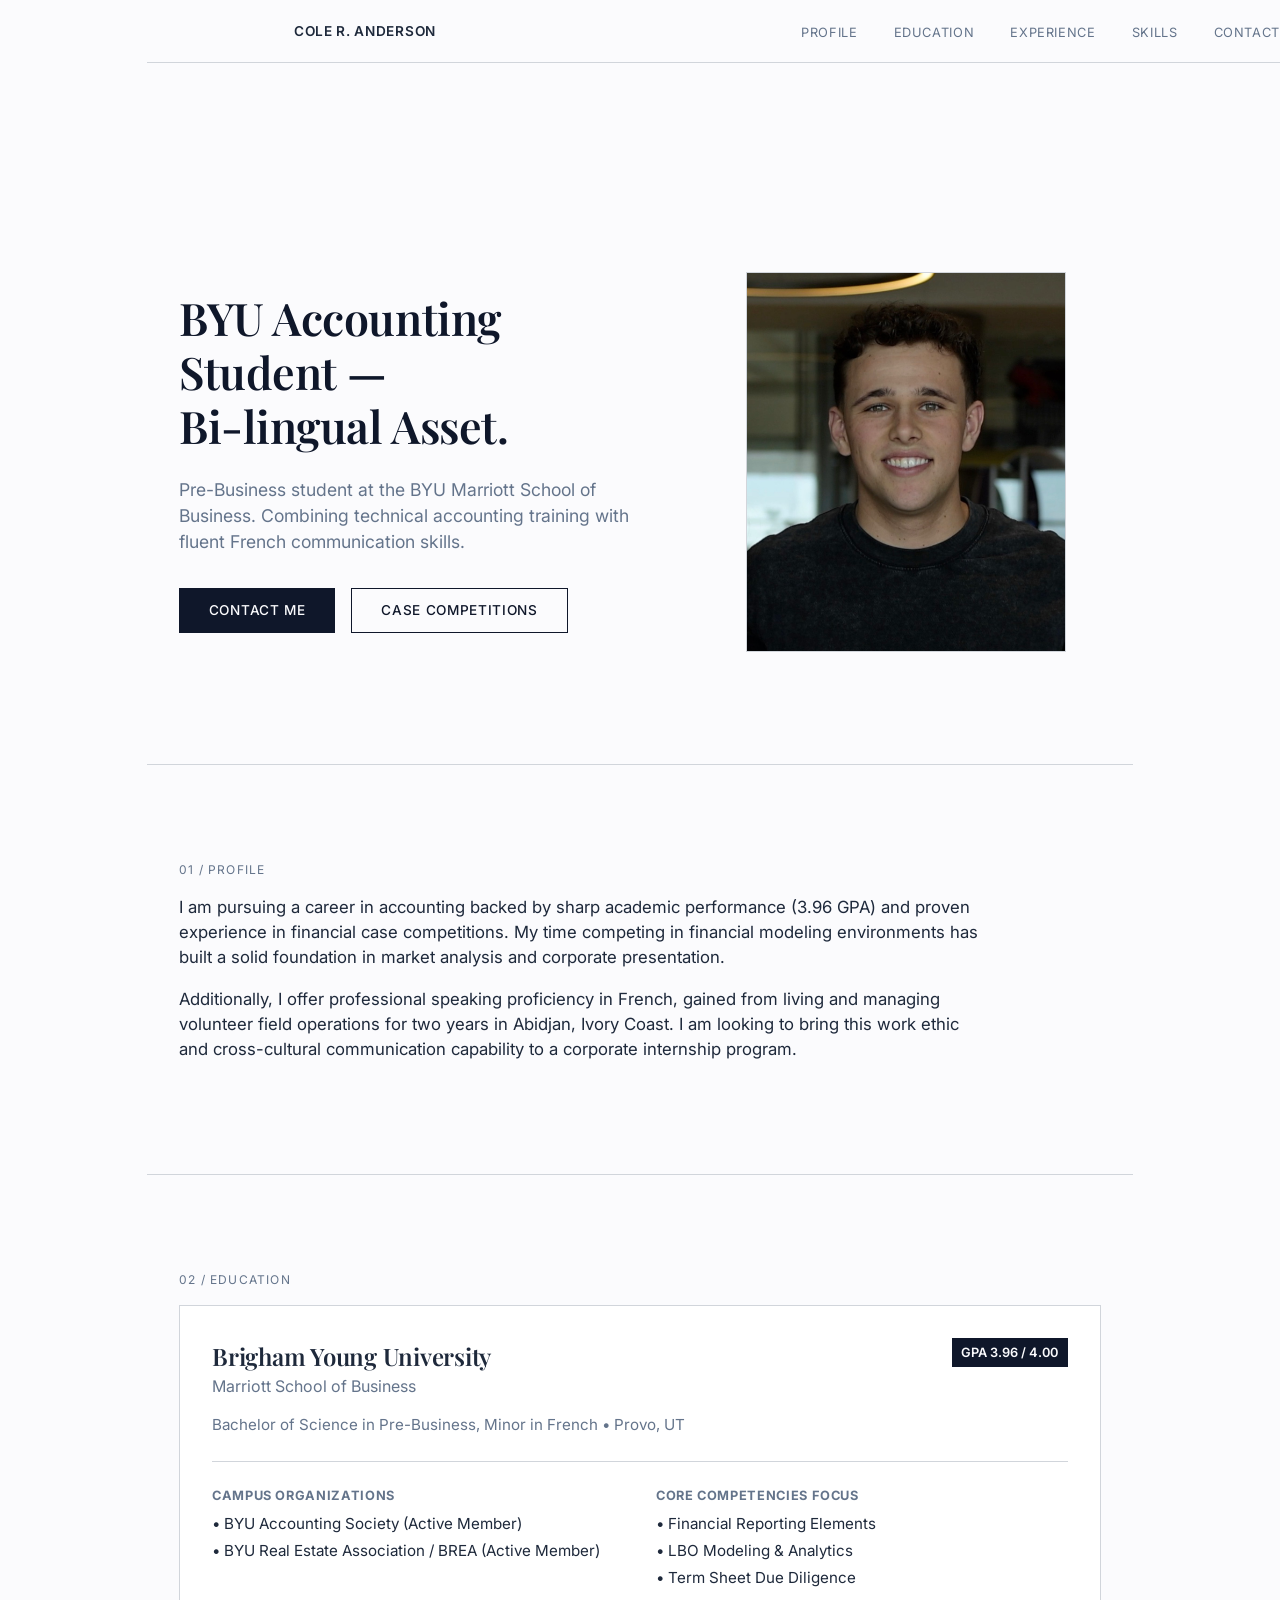
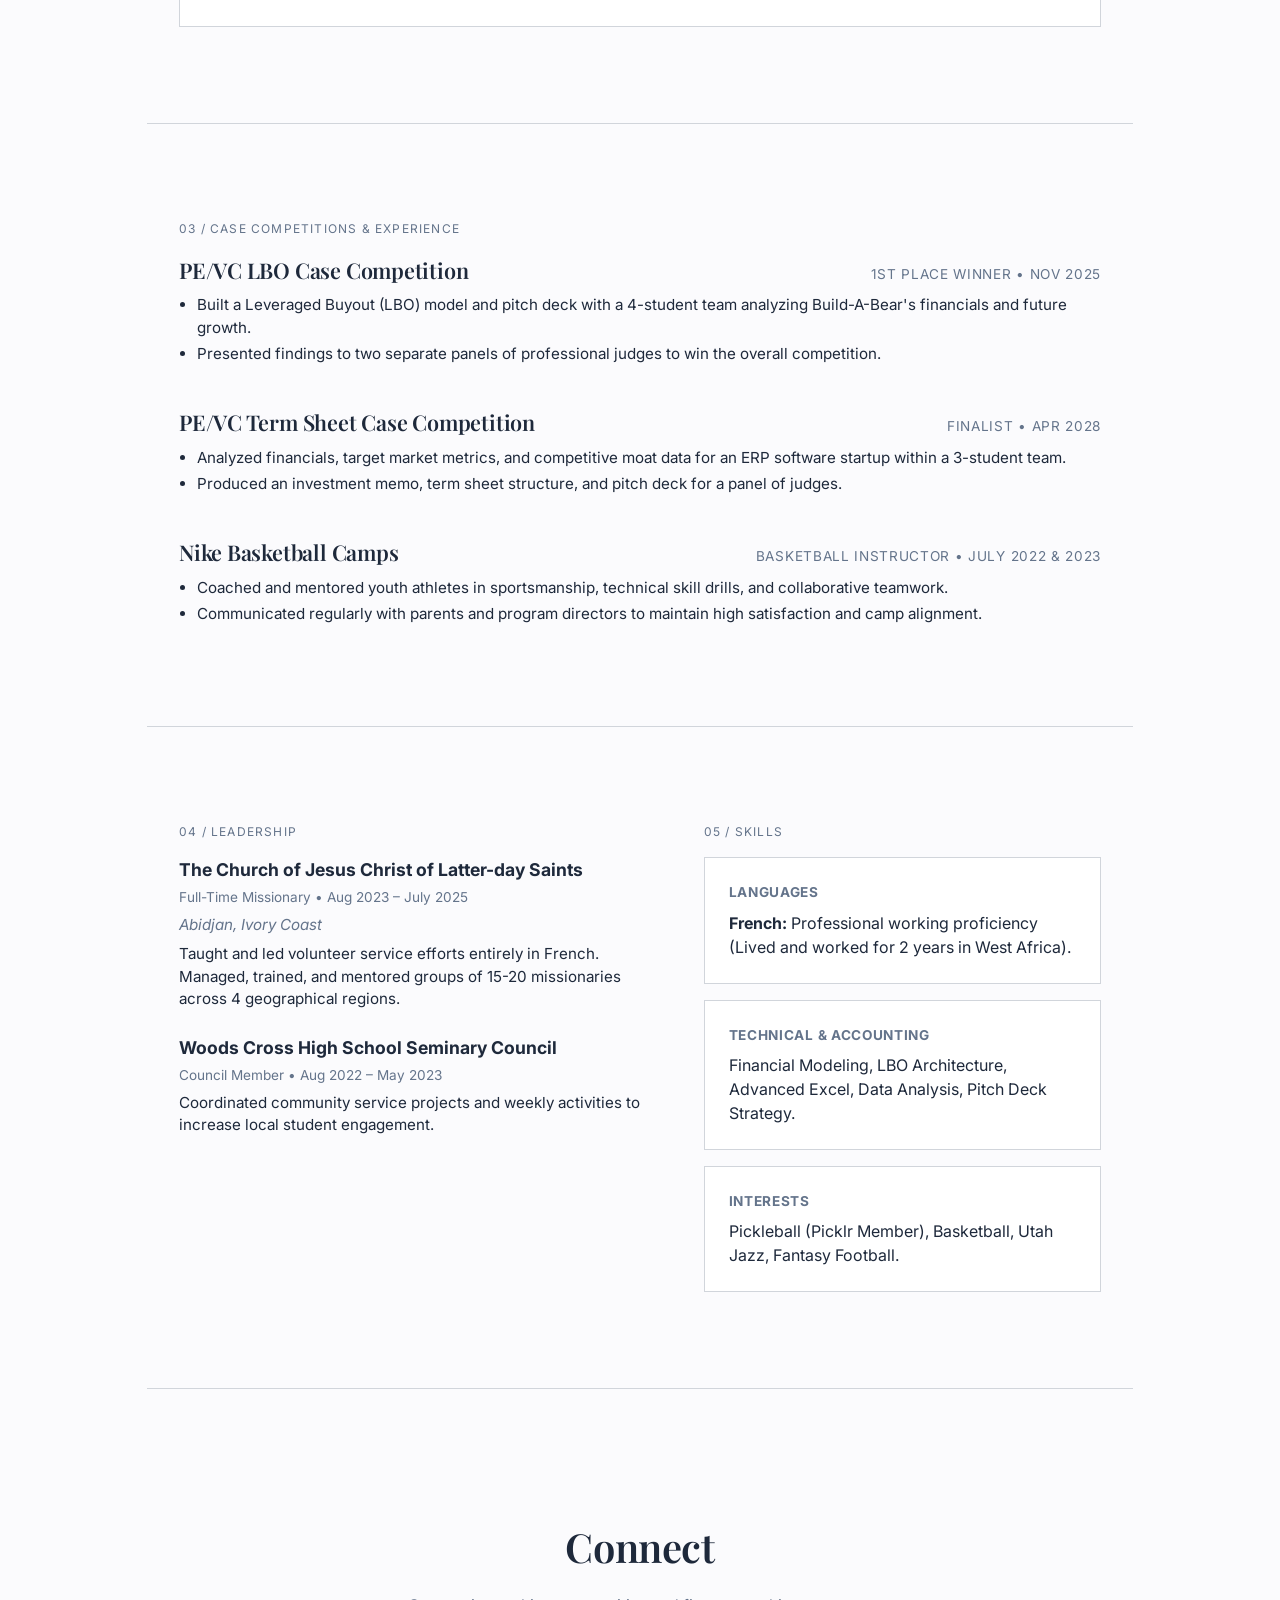
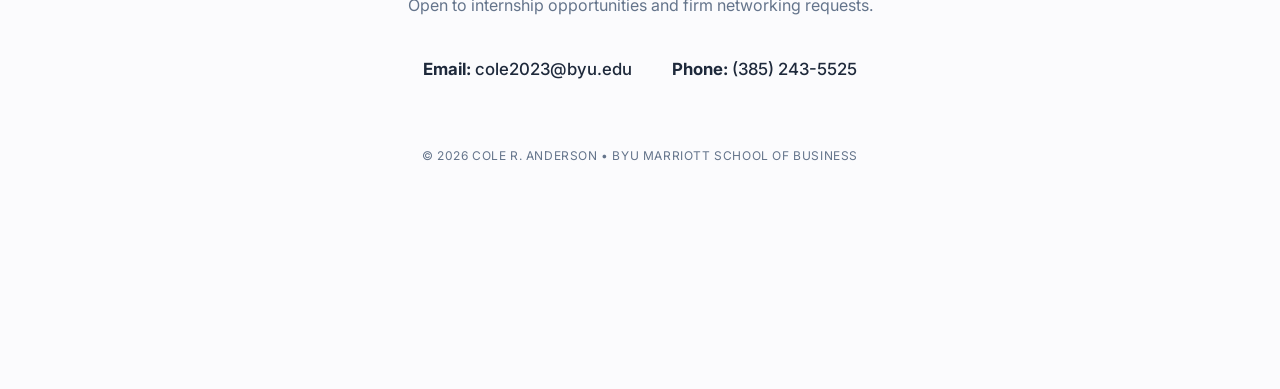
<file: pages/resume.html>
<!DOCTYPE html>
<html lang="en">
<head>
    <meta charset="UTF-8">
    <meta name="viewport" content="width=device-width, initial-scale=1.0">
    <title>Cole R. Anderson | Accounting Portfolio</title>
    <link rel="preconnect" href="https://fonts.googleapis.com">
    <link rel="preconnect" href="https://fonts.gstatic.com" crossorigin>
    <link href="https://fonts.googleapis.com/css2?family=Inter:wght@300;400;500;600&family=Playfair+Display:wght@600&display=swap" rel="stylesheet">
    
    <section id="resume">
    <style>
        :root {
            --bg-primary: #FBFBFD;      
            --bg-container: #FFFFFF;    
            --text-primary: #1E293B;    
            --text-muted: #64748B;      
            --accent: #0F172A;          
            --border-color: #D1D5DB;    
            --max-width: 1050px;
        }

        * {
            box-sizing: border-box;
            margin: 0;
            padding: 0;
        }

        html {
            scroll-behavior: smooth;
        }

        body {
            font-family: 'Inter', sans-serif;
            background-color: var(--bg-primary);
            color: var(--text-primary);
            line-height: 1.5;
            -webkit-font-smoothing: antialiased;
        }

        h1, h2, h3 {
            font-family: 'Playfair Display', serif;
            font-weight: 600;
            letter-spacing: -0.01em;
        }

        p {
            font-weight: 400;
            color: var(--text-primary);
        }

        a {
            color: inherit;
            text-decoration: none;
            transition: all 0.2s ease;
        }

        nav {
            position: fixed;
            top: 0;
            width: 100%;
            background-color: rgba(251, 251, 253, 0.9);
            backdrop-filter: blur(8px);
            border-bottom: 1px solid var(--border-color);
            z-index: 1000;
        }

        .nav-container {
            max-width: var(--max-width);
            margin: 0 auto;
            padding: 1.2rem 2rem;
            display: flex;
            justify-content: space-between;
            align-items: center;
        }

        .nav-logo {
            font-weight: 600;
            text-transform: uppercase;
            font-size: 0.85rem;
            letter-spacing: 0.05em;
        }

        .nav-links a {
            margin-left: 2rem;
            font-size: 0.8rem;
            text-transform: uppercase;
            letter-spacing: 0.05em;
            color: var(--text-muted);
        }

        .nav-links a:hover {
            color: var(--accent);
        }

        section {
            padding: 6rem 2rem;
            max-width: var(--max-width);
            margin: 0 auto;
            border-bottom: 1px solid var(--border-color);
        }

        section:last-of-type {
            border-bottom: none;
        }

        .section-label {
            font-size: 0.75rem;
            text-transform: uppercase;
            letter-spacing: 0.1em;
            color: var(--text-muted);
            margin-bottom: 1rem;
            display: block;
        }

        /* HERO SECTION WITH IMAGE */
        #hero {
            padding-top: 11rem;
            padding-bottom: 7rem;
            display: grid;
            grid-template-columns: 1.2fr 1fr;
            gap: 4rem;
            align-items: center;
        }

        .hero-title {
            font-size: 2.8rem;
            line-height: 1.2;
            margin-bottom: 1.5rem;
            color: var(--accent);
        }

        .hero-subtitle {
            font-size: 1.1rem;
            color: var(--text-muted);
            margin-bottom: 2rem;
        }

        .profile-img-container {
            display: flex;
            justify-content: center;
        }

        .profile-img {
            width: 100%;
            max-width: 320px;
            height: 380px;
            border: 1px solid var(--border-color);
            object-fit: cover;
        }

        .cta-group {
            display: flex;
            gap: 1rem;
        }

        .btn {
            display: inline-block;
            padding: 0.7rem 1.8rem;
            font-size: 0.85rem;
            font-weight: 500;
            letter-spacing: 0.05em;
            text-transform: uppercase;
            border: 1px solid var(--accent);
            text-align: center;
        }

        .btn-primary {
            background-color: var(--accent);
            color: var(--bg-primary);
        }

        .btn-primary:hover {
            background-color: transparent;
            color: var(--accent);
        }

        .btn-secondary {
            background-color: transparent;
            color: var(--accent);
        }

        .btn-secondary:hover {
            background-color: rgba(15, 23, 42, 0.05);
        }

        /* ABOUT SECTION */
        .about-content {
            max-width: 800px;
        }

        .about-content p {
            font-size: 1.05rem;
            margin-bottom: 1rem;
        }

        /* EDUCATION CONTAINER */
        .edu-card {
            background: var(--bg-container);
            border: 1px solid var(--border-color);
            padding: 2rem;
        }

        .edu-header {
            display: flex;
            justify-content: space-between;
            align-items: flex-start;
            margin-bottom: 1rem;
        }

        .edu-title h3 {
            font-size: 1.5rem;
        }

        .gpa-badge {
            font-size: 0.8rem;
            font-weight: 600;
            background: var(--accent);
            color: var(--bg-primary);
            padding: 0.3rem 0.6rem;
        }

        .edu-meta {
            color: var(--text-muted);
            font-size: 0.95rem;
            margin-bottom: 1.5rem;
        }

        .edu-details {
            display: grid;
            grid-template-columns: 1fr 1fr;
            gap: 2rem;
            border-top: 1px solid var(--border-color);
            padding-top: 1.5rem;
        }

        .edu-details h4 {
            font-size: 0.8rem;
            text-transform: uppercase;
            letter-spacing: 0.05em;
            color: var(--text-muted);
            margin-bottom: 0.5rem;
        }

        .edu-details ul {
            list-style: none;
        }

        .edu-details li {
            font-size: 0.95rem;
            margin-bottom: 0.25rem;
        }

        /* EXPERIENCE SECTION */
        .exp-item {
            margin-bottom: 2.5rem;
        }

        .exp-item:last-child {
            margin-bottom: 0;
        }

        .exp-header {
            display: flex;
            justify-content: space-between;
            align-items: baseline;
            margin-bottom: 0.5rem;
        }

        .exp-header h3 {
            font-size: 1.35rem;
        }

        .exp-meta {
            font-size: 0.85rem;
            color: var(--text-muted);
            text-transform: uppercase;
            letter-spacing: 0.05em;
        }

        .exp-bullets {
            padding-left: 1.1rem;
        }

        .exp-bullets li {
            font-size: 0.95rem;
            margin-bottom: 0.25rem;
        }

        /* SKILLS & LEADERSHIP SPLIT */
        .split-grid {
            display: grid;
            grid-template-columns: 1.2fr 1fr;
            gap: 3rem;
        }

        .sub-entry {
            margin-bottom: 1.5rem;
        }

        .sub-entry h4 {
            font-size: 1.1rem;
            margin-bottom: 0.2rem;
        }

        .sub-entry .date {
            font-size: 0.85rem;
            color: var(--text-muted);
            margin-bottom: 0.4rem;
        }

        .skill-box {
            background: var(--bg-container);
            border: 1px solid var(--border-color);
            padding: 1.5rem;
            margin-bottom: 1rem;
        }

        .skill-box:last-child {
            margin-bottom: 0;
        }

        .skill-box h4 {
            font-size: 0.85rem;
            text-transform: uppercase;
            letter-spacing: 0.05em;
            color: var(--text-muted);
            margin-bottom: 0.5rem;
        }

        /* CONTACT SECTION */
        #contact {
            text-align: center;
            padding: 8rem 2rem;
        }

        .contact-title {
            font-size: 2.5rem;
            margin-bottom: 1rem;
        }

        .contact-subtitle {
            color: var(--text-muted);
            margin-bottom: 2.5rem;
        }

        .contact-links {
            display: flex;
            justify-content: center;
            gap: 2.5rem;
            flex-wrap: wrap;
            margin-bottom: 4rem;
        }

        .contact-item {
            font-size: 1.05rem;
            font-weight: 500;
        }

        .contact-item:hover {
            border-bottom: 1px solid var(--accent);
        }

        footer {
            font-size: 0.75rem;
            color: var(--text-muted);
            text-transform: uppercase;
            letter-spacing: 0.05em;
        }

        /* MOBILE RESPONSIVENESS */
        @media (max-width: 768px) {
            #hero {
                grid-template-columns: 1fr;
                padding-top: 8rem;
                gap: 2rem;
            }

            .profile-img-container {
                order: -1;
            }

            .hero-title {
                font-size: 2rem;
            }

            .split-grid, .edu-details {
                grid-template-columns: 1fr;
                gap: 1.5rem;
            }

            .exp-header {
                flex-direction: column;
                gap: 0.1rem;
            }

            .nav-links {
                display: none;
            }
        }
    </style>
</head>
<body>

    <!-- NAVIGATION -->
    <nav>
        <div class="nav-container">
            <div class="nav-logo">Cole R. Anderson</div>
            <div class="nav-links">
                <a href="#about">Profile</a>
                <a href="#education">Education</a>
                <a href="#experience">Experience</a>
                <a href="#skills">Skills</a>
                <a href="#contact">Contact</a>
            </div>
        </div>
    </nav>

    <!-- HERO SECTION -->
    <section id="hero">
        <div>
            <h1 class="hero-title">BYU Accounting Student &mdash;<br>Bi-lingual Asset.</h1>
            <p class="hero-subtitle">
                Pre-Business student at the BYU Marriott School of Business. Combining technical accounting training with fluent French communication skills.
            </p>
            <div class="cta-group">
                <!-- Pointed to contact block ID at bottom -->
                <a href="#contact" class="btn btn-primary">Contact Me</a>
                <a href="#experience" class="btn btn-secondary">Case Competitions</a>
            </div>
        </div>
        <div class="profile-img-container">
            <!-- Use a relative path from pages/resume.html to the images folder -->
            <img src="../images/website pic.jpg" alt="Cole R. Anderson" class="profile-img">
        </div>
    </section>

    <!-- PROFILE/ABOUT SECTION -->
    <section id="about">
        <span class="section-label">01 / Profile</span>
        <div class="about-content">
            <p>
                I am pursuing a career in accounting backed by sharp academic performance (3.96 GPA) and proven experience in financial case competitions. My time competing in financial modeling environments has built a solid foundation in market analysis and corporate presentation.
            </p>
            <p>
                Additionally, I offer professional speaking proficiency in French, gained from living and managing volunteer field operations for two years in Abidjan, Ivory Coast. I am looking to bring this work ethic and cross-cultural communication capability to a corporate internship program.
            </p>
        </div>
    </section>

    <!-- EDUCATION SECTION -->
    <section id="education">
        <span class="section-label">02 / Education</span>
        <div class="edu-card">
            <div class="edu-header">
                <div class="edu-title">
                    <h3>Brigham Young University</h3>
                    <div style="color: var(--text-muted); font-size: 1rem;">Marriott School of Business</div>
                </div>
                <div class="gpa-badge">GPA 3.96 / 4.00</div>
            </div>
            <div class="edu-meta">
                Bachelor of Science in Pre-Business, Minor in French &bull; Provo, UT
            </div>
            
            <div class="edu-details">
                <div>
                    <h4>Campus Organizations</h4>
                    <ul>
                        <li>&bull; BYU Accounting Society (Active Member)</li>
                        <li>&bull; BYU Real Estate Association / BREA (Active Member)</li>
                    </ul>
                </div>
                <div>
                    <h4>Core Competencies Focus</h4>
                    <ul>
                        <li>&bull; Financial Reporting Elements</li>
                        <li>&bull; LBO Modeling & Analytics</li>
                        <li>&bull; Term Sheet Due Diligence</li>
                    </ul>
                </div>
            </div>
        </div>
    </section>

    <!-- EXPERIENCE SECTION -->
    <section id="experience">
        <span class="section-label">03 / Case Competitions & Experience</span>
        
        <div class="exp-item">
            <div class="exp-header">
                <h3>PE/VC LBO Case Competition</h3>
                <div class="exp-meta">1st Place Winner &bull; Nov 2025</div>
            </div>
            <ul class="exp-bullets">
                <li>Built a Leveraged Buyout (LBO) model and pitch deck with a 4-student team analyzing Build-A-Bear's financials and future growth.</li>
                <li>Presented findings to two separate panels of professional judges to win the overall competition.</li>
            </ul>
        </div>

        <div class="exp-item">
            <div class="exp-header">
                <h3>PE/VC Term Sheet Case Competition</h3>
                <div class="exp-meta">Finalist &bull; Apr 2028</div>
            </div>
            <ul class="exp-bullets">
                <li>Analyzed financials, target market metrics, and competitive moat data for an ERP software startup within a 3-student team.</li>
                <li>Produced an investment memo, term sheet structure, and pitch deck for a panel of judges.</li>
            </ul>
        </div>

        <div class="exp-item">
            <div class="exp-header">
                <h3>Nike Basketball Camps</h3>
                <div class="exp-meta">Basketball Instructor &bull; July 2022 & 2023</div>
            </div>
            <ul class="exp-bullets">
                <li>Coached and mentored youth athletes in sportsmanship, technical skill drills, and collaborative teamwork.</li>
                <li>Communicated regularly with parents and program directors to maintain high satisfaction and camp alignment.</li>
            </ul>
        </div>
    </section>

    <!-- SKILLS & LEADERSHIP SECTION -->
    <section id="skills" class="split-grid">
        <div>
            <span class="section-label">04 / Leadership</span>
            <div class="sub-entry">
                <h4>The Church of Jesus Christ of Latter-day Saints</h4>
                <div class="date">Full-Time Missionary &bull; Aug 2023 – July 2025</div>
                <p style="font-size: 0.95rem; color: var(--text-muted); font-style: italic; margin-bottom: 0.4rem;">Abidjan, Ivory Coast</p>
                <p style="font-size: 0.95rem;">Taught and led volunteer service efforts entirely in French. Managed, trained, and mentored groups of 15-20 missionaries across 4 geographical regions.</p>
            </div>
            <div class="sub-entry">
                <h4>Woods Cross High School Seminary Council</h4>
                <div class="date">Council Member &bull; Aug 2022 – May 2023</div>
                <p style="font-size: 0.95rem;">Coordinated community service projects and weekly activities to increase local student engagement.</p>
            </div>
        </div>

        <div>
            <span class="section-label">05 / Skills</span>
            <div class="skill-box">
                <h4>Languages</h4>
                <p><strong>French:</strong> Professional working proficiency (Lived and worked for 2 years in West Africa).</p>
            </div>
            <div class="skill-box">
                <h4>Technical & Accounting</h4>
                <p>Financial Modeling, LBO Architecture, Advanced Excel, Data Analysis, Pitch Deck Strategy.</p>
            </div>
            <div class="skill-box">
                <h4>Interests</h4>
                <p>Pickleball (Picklr Member), Basketball, Utah Jazz, Fantasy Football.</p>
            </div>
        </div>
    </section>

    <!-- CONTACT SECTION -->
    <section id="contact">
        <h2 class="contact-title">Connect</h2>
        <p class="contact-subtitle">
            Open to internship opportunities and firm networking requests. 
        </p>
        
        <div class="contact-links">
            <a href="mailto:cole2023@byu.edu" class="contact-item"><strong>Email:</strong> cole2023@byu.edu</a>
            <a href="tel:3852435525" class="contact-item"><strong>Phone:</strong> (385) 243-5525</a>
        </div>

        <footer>
            &copy; 2026 Cole R. Anderson &bull; BYU Marriott School of Business
        </footer>
    </section>

</body>
</html>
</file>
<file: styles/indexstyles.css>
body { color:white
    ; background-color: orange; }

.h1 { text-align: center; }

.images{
    text-align: center;
    margin: 20px 0;
    height: 200px;
    width: 100%;
}

.food-section img,
.tourist-section img,
.languages-section img {
    width: 400px;
    height: 300px;
    object-fit: cover;
    display: block;
    margin: 0 auto 20px;
}

.sections ol {
    list-style-position: inside;
    padding-left: 0;
    text-align:left;
    font-family:'Gill Sans', 'Gill Sans MT', Calibri, 'Trebuchet MS', sans-serif;
}

.food-section,
.tourist-section,
.languages-section {
    border: 20px solid black;
    padding: 20px;
    margin-bottom: 20px;
    background-color: gray;
}
</file>
